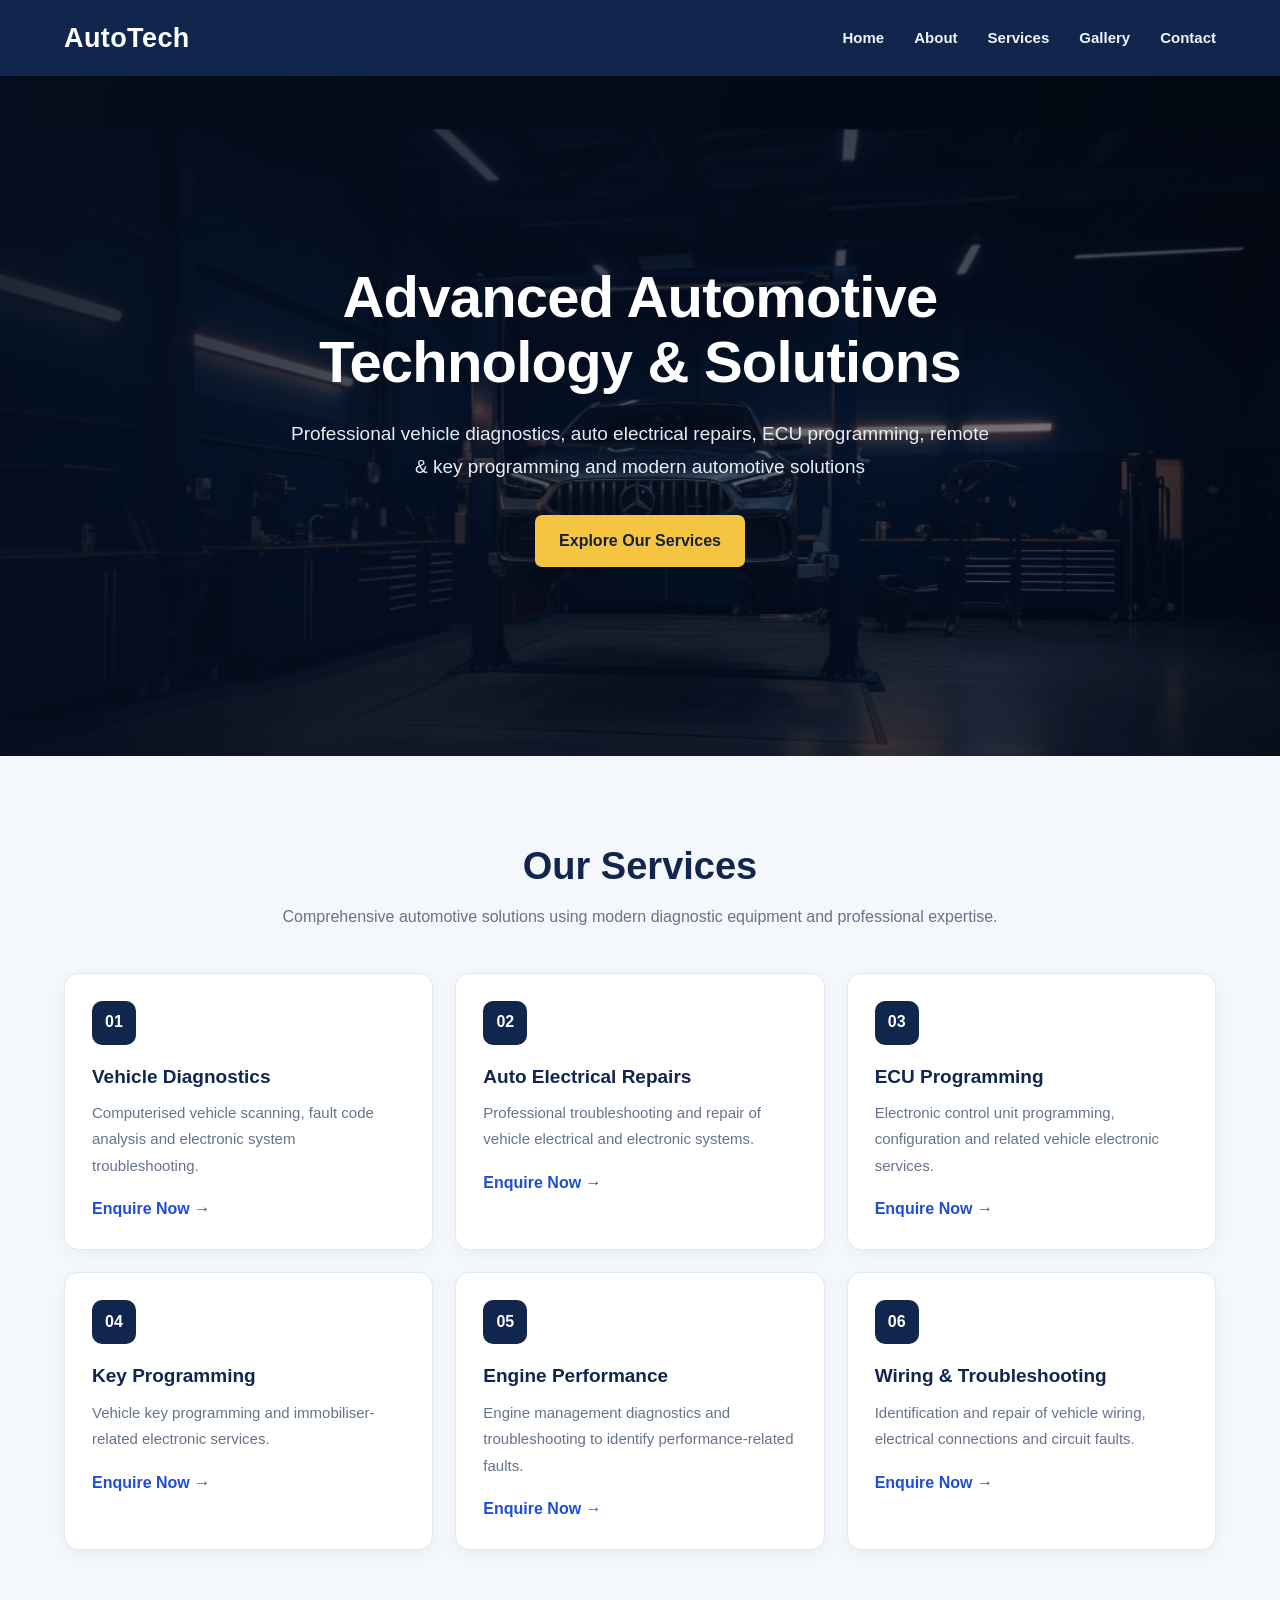
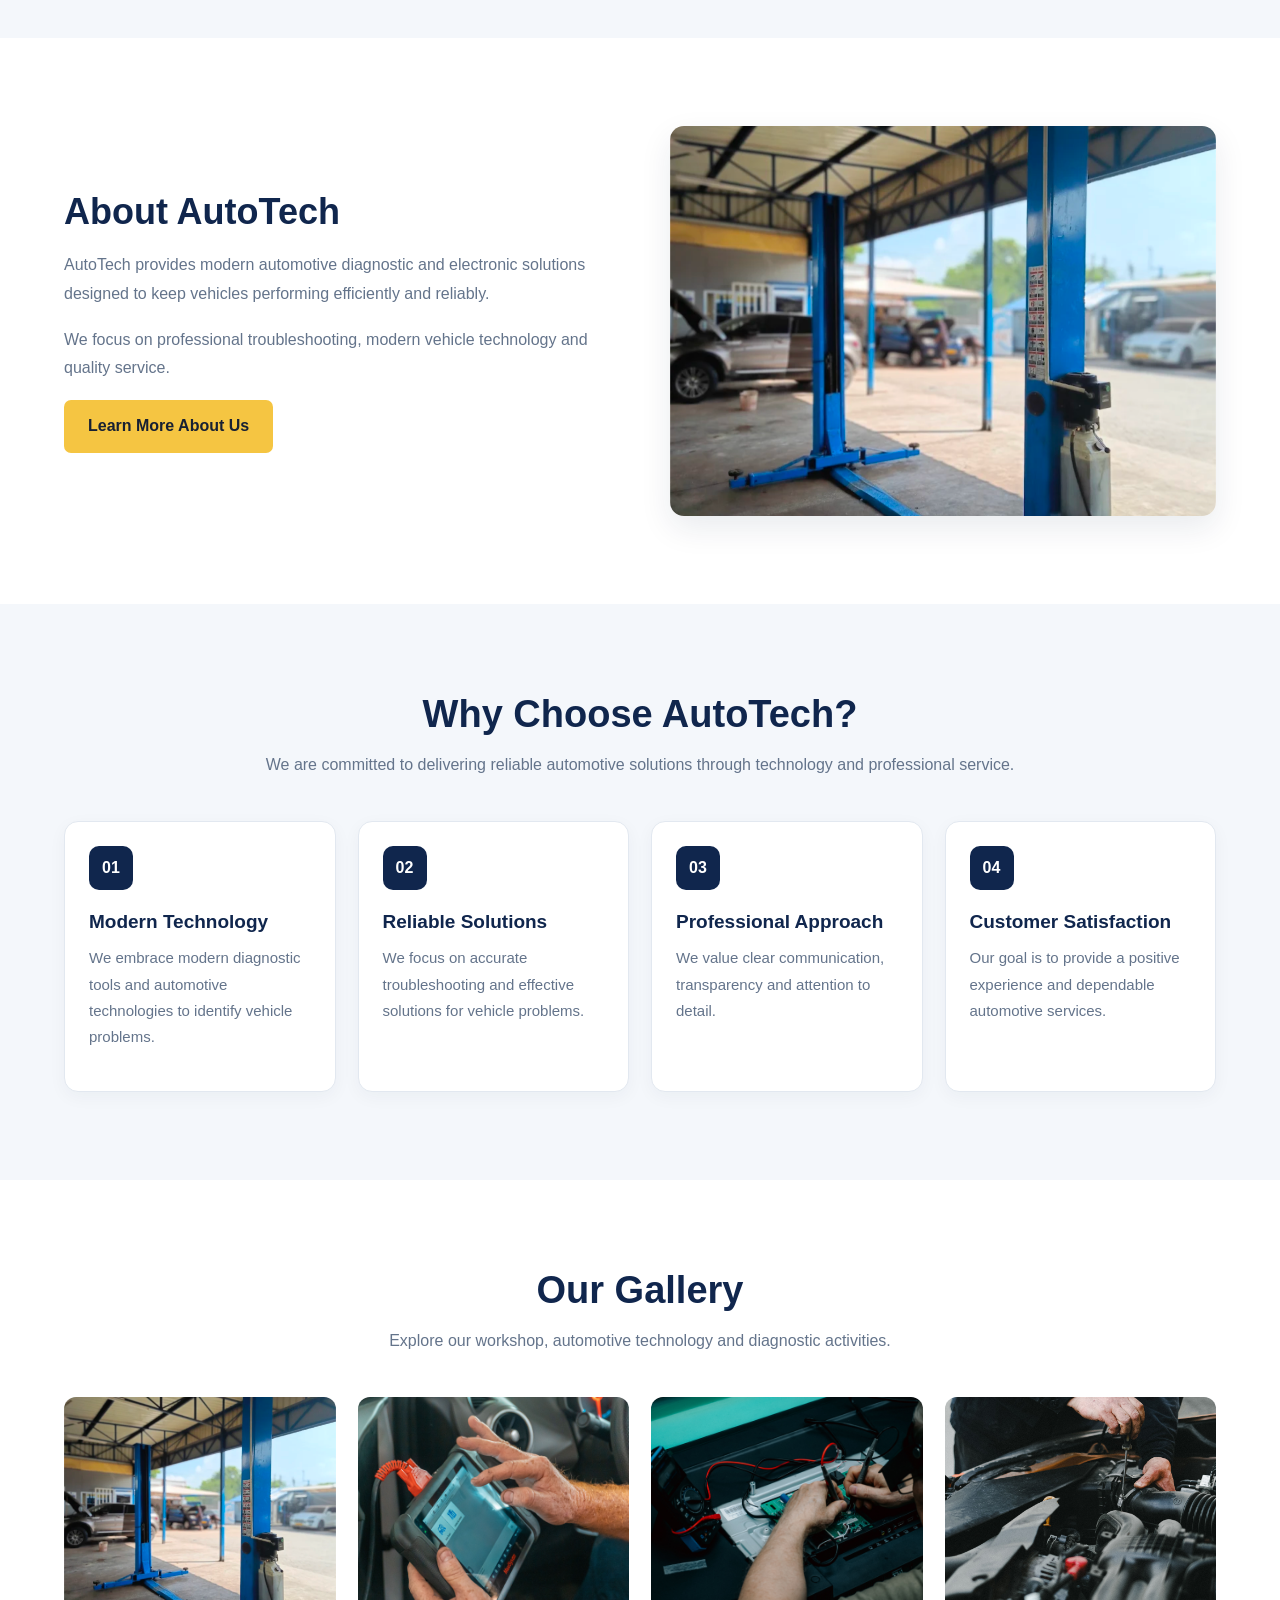
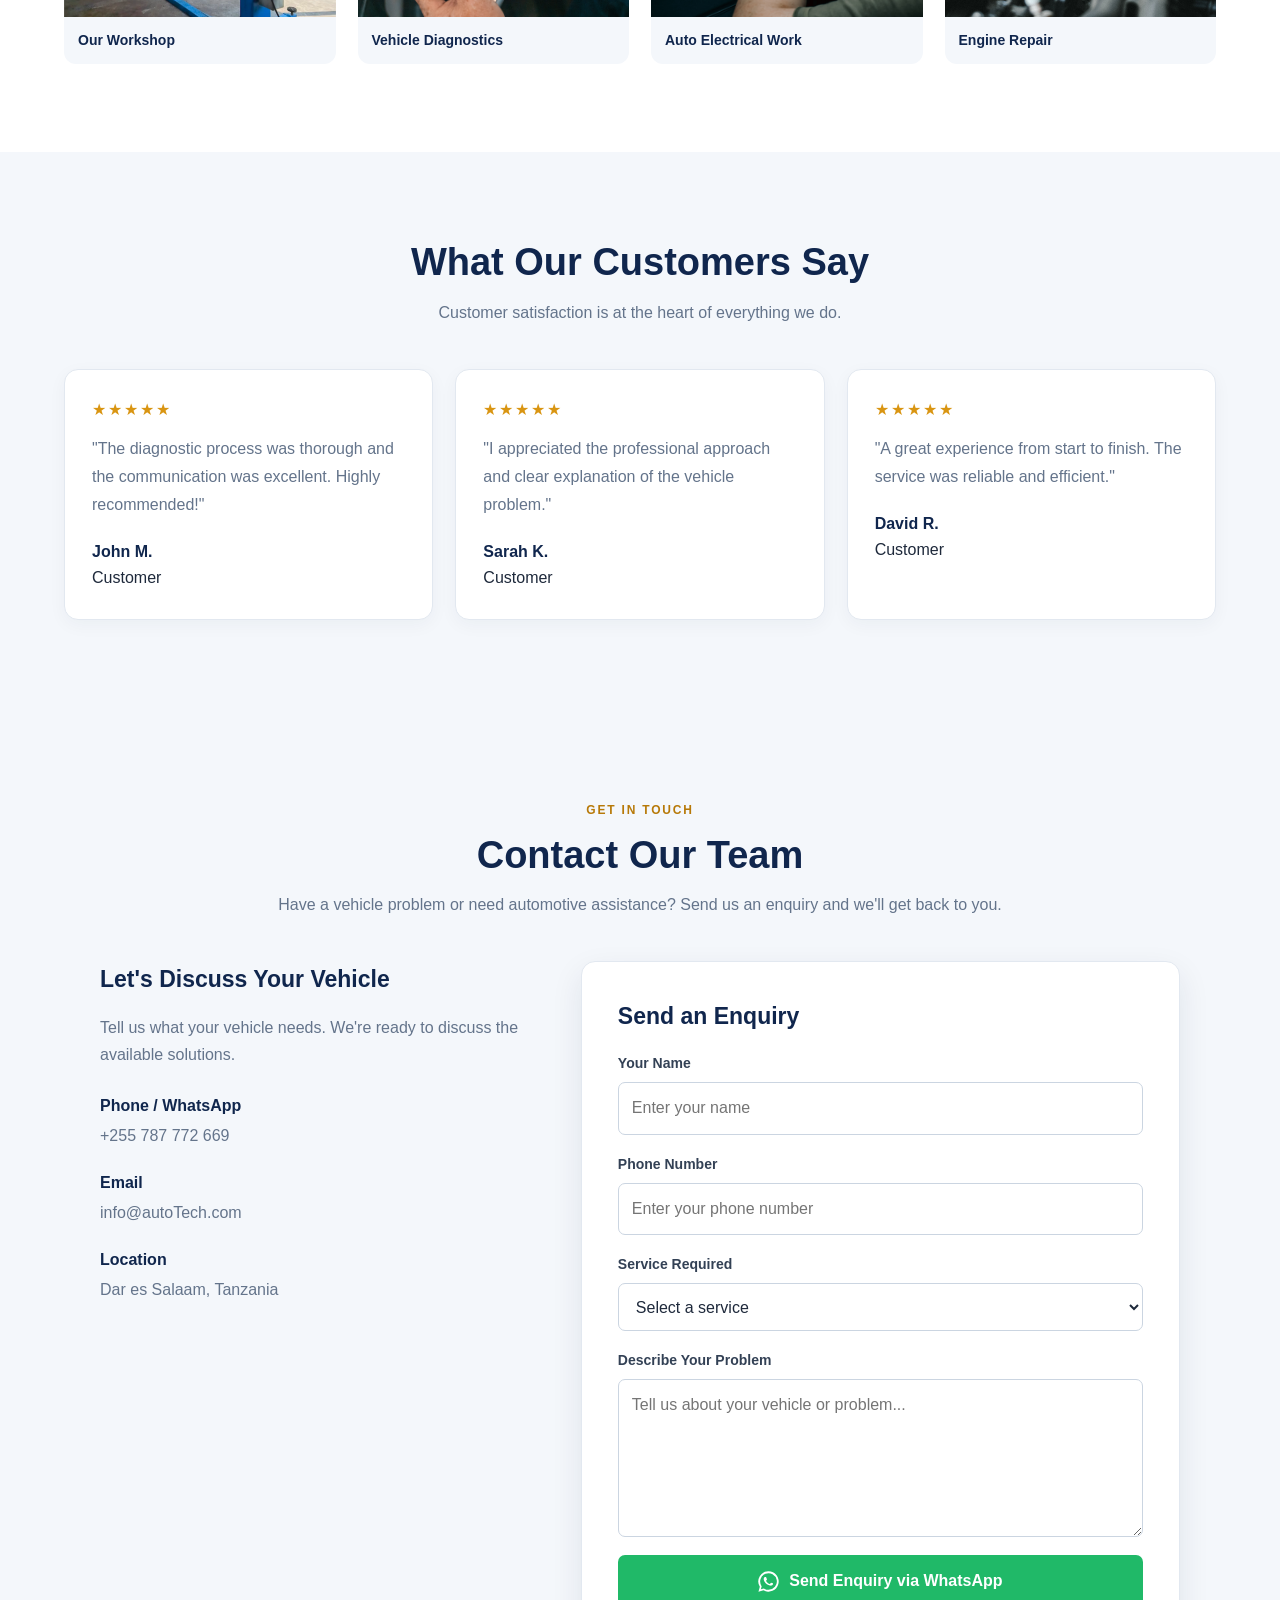
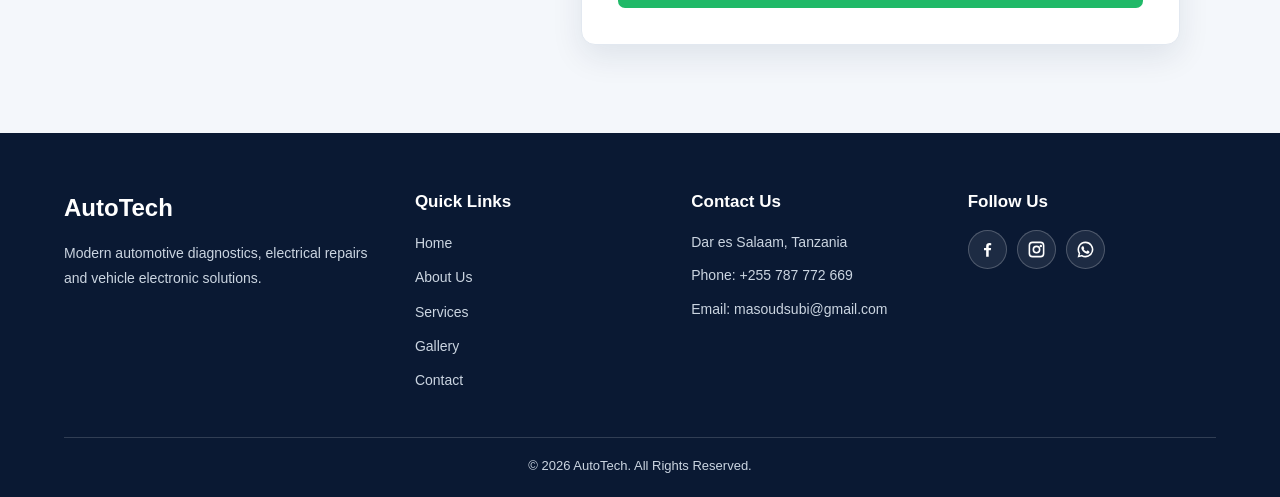
<file: index.html>
<!DOCTYPE html>
<html lang="en">

<head>
    <!-- Defines character encoding to support different characters -->
    <meta charset="UTF-8">

<!-- Makes the website responsive on mobile devices -->
<meta name="viewport" content="width=device-width, initial-scale=1.0">

<!-- Describes the website to search engines -->
<meta name="description" content="AutoTech provides automotive diagnostics, auto electrical repairs, ECU programming, key programming and engine performance services in Dar es Salaam, Tanzania.">

<!-- Browser tab title -->
<title>AutoTech | Automotive Diagnostics & Electrical Services</title>

    <!-- Connects our external CSS file to this HTML document -->
    <link rel="stylesheet" href="css/style.css">
</head>

<body>

    <!-- Website header contains branding and navigation -->
    <header>

        <nav class="navbar">

            <!-- Business identity -->
            <div class="logo">AutoTech</div>

            <!-- Mobile navigation toggle button -->
<button class="menu-toggle" type="button" aria-label="Open navigation" aria-expanded="false">
    <!--Three lines forming the hamburger icon-->
    <span></span>
    <span></span>
    <span></span>
</button>

            <!-- Navigation links connect different website pages -->
            <ul class="nav-links">
                <li><a href="index.html">Home</a></li>
                <li><a href="about.html">About</a></li>
                <li><a href="services.html">Services</a></li>
                <li><a href="index.html#gallery">Gallery</a></li>
                <li><a href="index.html#contact">Contact</a></li>
            </ul>

        </nav>

    </header>


    <!-- Main contains the primary content of the homepage -->
    <main>

        <!-- Hero section introduces the business to visitors(first major section visitors see) -->
        <section class="hero">

            <!-- Container keeps introductory contents organized-->
            <div class="hero-content">

                <!-- Main business heading communicates the busness identity-->
                <h1>Advanced Automotive Technology & Solutions</h1>

                <!-- Brief description explain what the busness offers-->
                <p>
                    Professional vehicle diagnostics, auto
                    electrical repairs, ECU programming, remote & key programming and modern automotive solutions
                </p>

                <!-- Call-to-action encourages visitors to explore services -->
                <a href="services.html" class="btn">
                    Explore Our Services
                </a>

            </div>

        </section>

        <!-- Services section: Displays the main services offered by the business -->
<section class="services-section" id="services">

    <!-- Section heading introduces the available services -->
    <div class="section-heading">
        <h2>Our Services</h2>

        <p>
            Comprehensive automotive solutions using modern
            diagnostic equipment and professional expertise.
        </p>
    </div>


    <!-- Grid container holds all individual service cards -->
    <div class="services-grid">

        <!-- Individual service card 1 -->
        <article class="service-card">

            <div class="service-icon">01</div>

            <h3>Vehicle Diagnostics</h3>

            <p>
                Computerised vehicle scanning, fault code analysis
                and electronic system troubleshooting.
            </p>

            <a href="index.html#contact" class="service-link">
                Enquire Now →
            </a>

        </article>


        <!-- Individual service card 2 -->
        <article class="service-card">

            <div class="service-icon">02</div>

            <h3>Auto Electrical Repairs</h3>

            <p>
                Professional troubleshooting and repair of vehicle
                electrical and electronic systems.
            </p>

            <a href="index.html#contact" class="service-link">
                Enquire Now →
            </a>

        </article>


        <!-- Individual service card 3 -->
        <article class="service-card">

            <div class="service-icon">03</div>

            <h3>ECU Programming</h3>

            <p>
                Electronic control unit programming, configuration
                and related vehicle electronic services.
            </p>

            <a href="index.html#contact" class="service-link">
                Enquire Now →
            </a>

        </article>


        <!-- Individual service card 4 -->
        <article class="service-card">

            <div class="service-icon">04</div>

            <h3>Key Programming</h3>

            <p>
                Vehicle key programming and immobiliser-related
                electronic services.
            </p>

            <a href="index.html#contact" class="service-link">
                Enquire Now →
            </a>

        </article>


        <!-- Individual service card 5 -->
        <article class="service-card">

            <div class="service-icon">05</div>

            <h3>Engine Performance</h3>

            <p>
                Engine management diagnostics and troubleshooting
                to identify performance-related faults.
            </p>

            <a href="index.html#contact" class="service-link">
                Enquire Now →
            </a>

        </article>


        <!-- Individual service card 6 -->
        <article class="service-card">

            <div class="service-icon">06</div>

            <h3>Wiring & Troubleshooting</h3>

            <p>
                Identification and repair of vehicle wiring,
                electrical connections and circuit faults.
            </p>

            <a href="index.html#contact" class="service-link">
                Enquire Now →
            </a>

        </article>

    </div>

</section>

<!-- About Us preview section -->
<section class="about-section" id="about">

    <div class="about-content">

        <div class="about-text">
            <h2>About AutoTech</h2>

            <p>
                AutoTech provides modern automotive diagnostic
                and electronic solutions designed to keep vehicles
                performing efficiently and reliably.
            </p>

            <p>
                We focus on professional troubleshooting,
                modern vehicle technology and quality service.
            </p>

            <!-- Opens the full About Us page -->
            <a href="about.html" class="btn">Learn More About Us</a>
        </div>

        <div class="about-image">
            <!-- Replace this image with a suitable workshop photo later -->
            <img src="images/workshop.jpg" alt="Automotive workshop
            equipped for vehicle repairs">
        </div>

    </div>

</section>

<!-- Why Choose Us section -->
<section class="why-us-section">

    <div class="section-heading">
        <h2>Why Choose AutoTech?</h2>
        <p>
            We are committed to delivering reliable automotive
            solutions through technology and professional service.
        </p>
    </div>

    <div class="why-us-grid">

        <article class="why-us-card">
            <div class="why-icon">01</div>
            <h3>Modern Technology</h3>
            <p>
                We embrace modern diagnostic tools and automotive
                technologies to identify vehicle problems.
            </p>
        </article>

        <article class="why-us-card">
            <div class="why-icon">02</div>
            <h3>Reliable Solutions</h3>
            <p>
                We focus on accurate troubleshooting and
                effective solutions for vehicle problems.
            </p>
        </article>

        <article class="why-us-card">
            <div class="why-icon">03</div>
            <h3>Professional Approach</h3>
            <p>
                We value clear communication, transparency
                and attention to detail.
            </p>
        </article>

        <article class="why-us-card">
            <div class="why-icon">04</div>
            <h3>Customer Satisfaction</h3>
            <p>
                Our goal is to provide a positive experience
                and dependable automotive services.
            </p>
        </article>

    </div>

</section>

<!-- Gallery section -->
<section class="gallery-section" id="gallery">

    <div class="section-heading">
        <h2>Our Gallery</h2>
        <p>
            Explore our workshop, automotive technology
            and diagnostic activities.
        </p>
    </div>

    <div class="gallery-grid">

        <!-- Each figure contains an image and its caption -->
        <figure class="gallery-item">
            <img src="images/workshop.jpg" alt="Automotive workshop
            equipped for vehicle repairs">
            <figcaption>Our Workshop</figcaption>
        </figure>

        <figure class="gallery-item">
            <img src="images/diagnostics.jpg" alt="Technician performing 
            vehicle diagnostics">
            <figcaption>Vehicle Diagnostics</figcaption>
        </figure>

        <figure class="gallery-item">
            <img src="images/auto-electrical.jpg" alt="Automotive electrical 
            system inspection">
            <figcaption>Auto Electrical Work</figcaption>
        </figure>

        <figure class="gallery-item">
            <img src="images/engine-repair.jpg" alt="Engine undergoing 
            mechanical inspection">
            <figcaption>Engine Repair</figcaption>
        </figure>

    </div>

</section>

<!-- Customer testimonials section -->
<section class="testimonials-section">

    <div class="section-heading">
        <h2>What Our Customers Say</h2>
        <p>
            Customer satisfaction is at the heart of everything we do.
        </p>
    </div>

    <div class="testimonials-grid">

        <article class="testimonial-card">
            <div class="stars">★★★★★</div>

            <p>
                "The diagnostic process was thorough and
                the communication was excellent. Highly recommended!"
            </p>

            <h3>John M.</h3>
            <span>Customer</span>
        </article>

        <article class="testimonial-card">
            <div class="stars">★★★★★</div>

            <p>
                "I appreciated the professional approach
                and clear explanation of the vehicle problem."
            </p>

            <h3>Sarah K.</h3>
            <span>Customer</span>
        </article>

        <article class="testimonial-card">
            <div class="stars">★★★★★</div>

            <p>
                "A great experience from start to finish.
                The service was reliable and efficient."
            </p>

            <h3>David R.</h3>
            <span>Customer</span>
        </article>

    </div>

</section>

<!-- CONTACT SECTION -->
<section class="contact-section" id="contact">

    <div class="section-heading">
        <span class="eyebrow">GET IN TOUCH</span>
        <h2>Contact Our Team</h2>
        <p>
            Have a vehicle problem or need automotive assistance?
            Send us an enquiry and we'll get back to you.
        </p>
    </div>

    <div class="contact-container">

        <!-- Contact information -->
        <div class="contact-info">

            <h3>Let's Discuss Your Vehicle</h3>

            <p>
                Tell us what your vehicle needs.
                We're ready to discuss the available solutions.
            </p>

            <div class="contact-detail">
                <strong>Phone / WhatsApp</strong>
                <a href="https://wa.me/255787772669">
                    +255 787 772 669
                </a>
            </div>

            <div class="contact-detail">
                <strong>Email</strong>
                <a href="mailto:masoudsubi@gmail.com">
                    info@autoTech.com
                </a>
            </div>

            <div class="contact-detail">
                <strong>Location</strong>
                <p>Dar es Salaam, Tanzania</p>
            </div>

        </div>


        <!-- Customer enquiry form -->
        <div class="contact-form-container">

            <h3>Send an Enquiry</h3>

            <form id="contact-form">

                <div class="form-group">
                    <label for="customer-name">Your Name</label>
                    <input
                        type="text"
                        id="customer-name"
                        name="name"
                        placeholder="Enter your name"
                        autocomplete="name"
                        required
                        >
                </div>

                <div class="form-group">
                    <label for="customer-phone">Phone Number</label>
                    <input
                        type="tel"
                        id="customer-phone"
                        name="phone"
                        placeholder="Enter your phone number"
                        autocomplete="tel"
                        required>
                </div>

                <div class="form-group">
                    <label for="service">Service Required</label>

                    <select id="service" name="service" required>
                        <option value="">Select a service</option>
                        <option>Vehicle Diagnostics</option>
                        <option>Auto Electrical Repairs</option>
                        <option>ECU Programming</option>
                        <option>Key Programming</option>
                        <option>Engine Performance Diagnosis</option>
                        <option>Diesel Emission Diagnosis</option>
                        <option>Other Enquiry</option>
                    </select>
                </div>

                <div class="form-group">
                    <label for="customer-message">Describe Your Problem</label>

                    <textarea
                        id="customer-message"
                        name="message"
                        rows="5"
                        placeholder="Tell us about your vehicle or problem..."
                        required></textarea>
                </div>

                <button type="submit" class="btn contact-submit">

    <!-- WhatsApp SVG icon -->
    <svg viewBox="0 0 32 32" aria-hidden="true">
        <path d="M16 .5A15.4 15.4 0 0 0 2.8 24L.7 31.5l7.7-2A15.5 15.5 0 1 0 16 .5Zm0 28.2a12.7 12.7 0 0 1-6.5-1.8l-.5-.3-4.6 1.2 1.2-4.5-.3-.5A12.7 12.7 0 1 1 16 28.7Zm7-9.5c-.4-.2-2.2-1.1-2.6-1.2-.4-.1-.6-.2-.9.2-.3.4-1 1.2-1.2 1.4-.2.2-.4.3-.8.1a10.3 10.3 0 0 1-3-1.9 11.4 11.4 0 0 1-2.1-2.6c-.2-.4 0-.6.2-.8l.6-.7.4-.6c.1-.2.1-.4 0-.6l-1.2-2.8c-.3-.7-.6-.6-.9-.6h-.7c-.3 0-.6.1-.9.4-.3.3-1.2 1.2-1.2 3s1.2 3.4 1.4 3.7c.2.2 2.4 3.7 5.8 5.2.8.4 1.5.6 2 .7.8.3 1.6.2 2.2.1.7-.1 2.2-.9 2.5-1.8.3-.9.3-1.6.2-1.8-.1-.1-.4-.3-.8-.5Z"/>
    </svg>

    <span>Send Enquiry via WhatsApp</span>

</button>


            </form>

        </div>

    </div>

</section>


    </main>


    <!-- Website footer -->
<footer class="footer">

    <div class="footer-container">

        <!-- Business description -->
        <div class="footer-about">
            <h2>AutoTech</h2>
            <p>
                Modern automotive diagnostics, electrical repairs
                and vehicle electronic solutions.
            </p>
        </div>

        <!-- Quick navigation -->
        <div class="footer-links">
            <h3>Quick Links</h3>

            <ul>
                <li><a href="index.html">Home</a></li>
                <li><a href="about.html">About Us</a></li>
                <li><a href="services.html">Services</a></li>
                <li><a href="#gallery">Gallery</a></li>
                <li><a href="#contact">Contact</a></li>
            </ul>
        </div>

        <!-- Contact details -->
        <div class="footer-contact">
            <h3>Contact Us</h3>
            <p>Dar es Salaam, Tanzania</p>
            <p>Phone: +255 787 772 669</p>
            <p>Email: masoudsubi@gmail.com</p>
        </div>

        <div class="footer-column footer-social-column">
            <h3>Follow Us</h3>
            <div class="social-links">

        <!-- Facebook -->
        <a href="https://www.facebook.com/profile.php?id=61590164615397"
   target="_blank"
   rel="noopener noreferrer"
   aria-label="Facebook">

            <svg viewBox="0 0 24 24" aria-hidden="true">
                <path d="M13.5 21v-8h2.7l.4-3h-3.1V8.1c0-.9.3-1.5 1.6-1.5h1.6V4a21 21 0 0 0-2.4-.1c-2.4 0-4 1.5-4 4.1V10H7.6v3h2.7v8z"/>
            </svg>
        </a>

        <!-- Instagram -->
        <a href="https://www.instagram.com/masoudsubi/"
   target="_blank"
   rel="noopener noreferrer"
   aria-label="Instagram">

            <svg viewBox="0 0 24 24" aria-hidden="true">
                <path d="M7 2h10a5 5 0 0 1 5 5v10a5 5 0 0 1-5 5H7a5 5 0 0 1-5-5V7a5 5 0 0 1 5-5zm0 2a3 3 0 0 0-3 3v10a3 3 0 0 0 3 3h10a3 3 0 0 0 3-3V7a3 3 0 0 0-3-3zm5 3a5 5 0 1 1 0 10 5 5 0 0 1 0-10zm0 2a3 3 0 1 0 0 6 3 3 0 0 0 0-6zm5.5-3a1.5 1.5 0 1 1 0 3 1.5 1.5 0 0 1 0-3z"/>
            </svg>
        </a>

        <!-- WhatsApp -->
        <a href="https://wa.me/255787772669" target="_blank" rel="noopener noreferrer" aria-label="WhatsApp">
            <svg viewBox="0 0 24 24" aria-hidden="true">
                <path d="M12 2a10 10 0 0 0-8.6 15.1L2 22l5-1.3A10 10 0 1 0 12 2zm0 18a8 8 0 0 1-4.1-1.1l-.3-.2-3 .8.8-2.9-.2-.3A8 8 0 1 1 12 20zm4.4-5.9c-.2-.1-1.4-.7-1.7-.8-.2-.1-.4-.1-.5.1-.2.2-.6.8-.8.9-.1.2-.3.2-.5.1a6.5 6.5 0 0 1-3.2-2.8c-.2-.3.2-.4.6-1 .1-.1.1-.3 0-.4l-.8-1.9c-.2-.5-.4-.4-.6-.4h-.5c-.2 0-.4.1-.7.3-.2.3-.9.9-.9 2.1s.9 2.4 1 2.6c.1.2 1.8 2.8 4.4 3.8 1.6.7 2.2.7 3 .6.5-.1 1.4-.6 1.6-1.2.2-.6.2-1.1.1-1.2-.1-.2-.3-.2-.5-.3z"/>
            </svg>
        </a>

    
            </div>
        </div>

    </div>

    <!-- Copyright information -->
    <div class="footer-bottom">
        <p>&copy; 2026 AutoTech. All Rights Reserved.</p>
    </div>

</footer>



    <!-- Loads JavaScript after the HTML has been parsed -->
    <script src="js/script.js"></script>

</body>
</html>
</file>
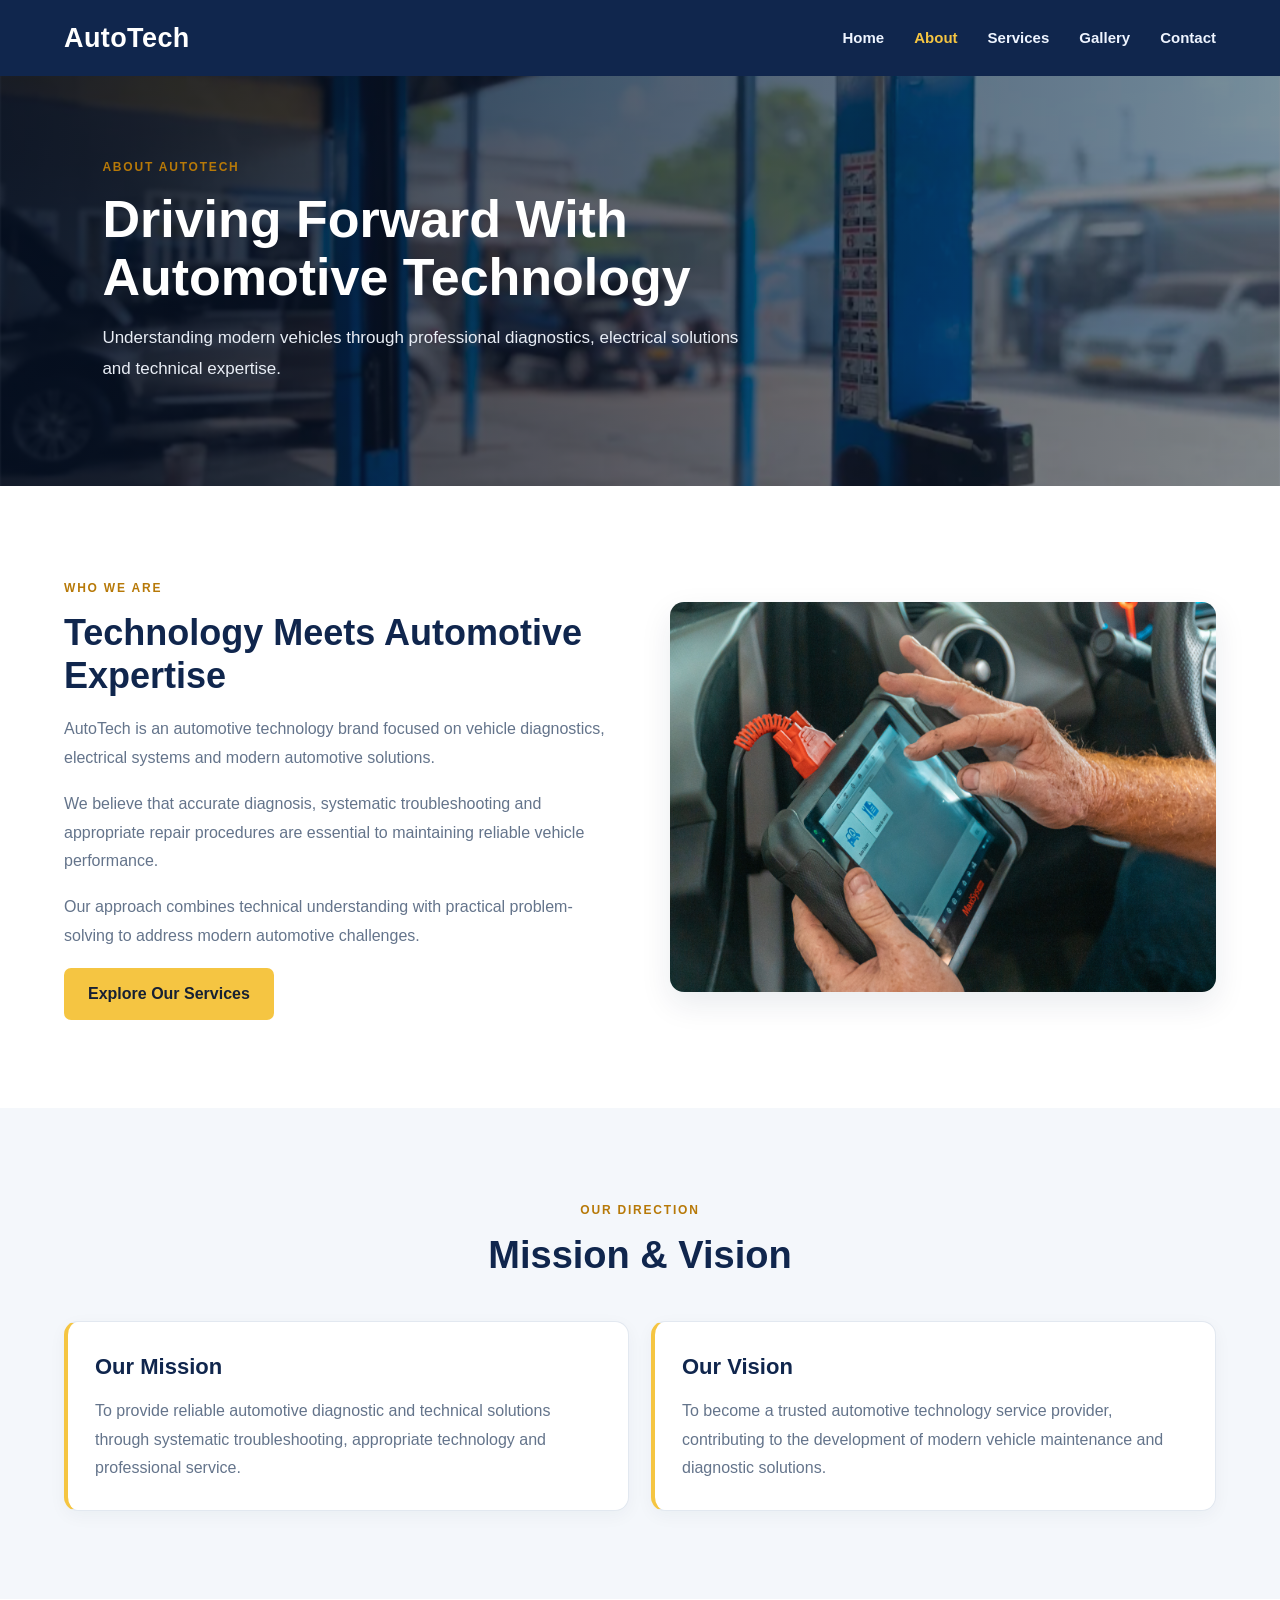
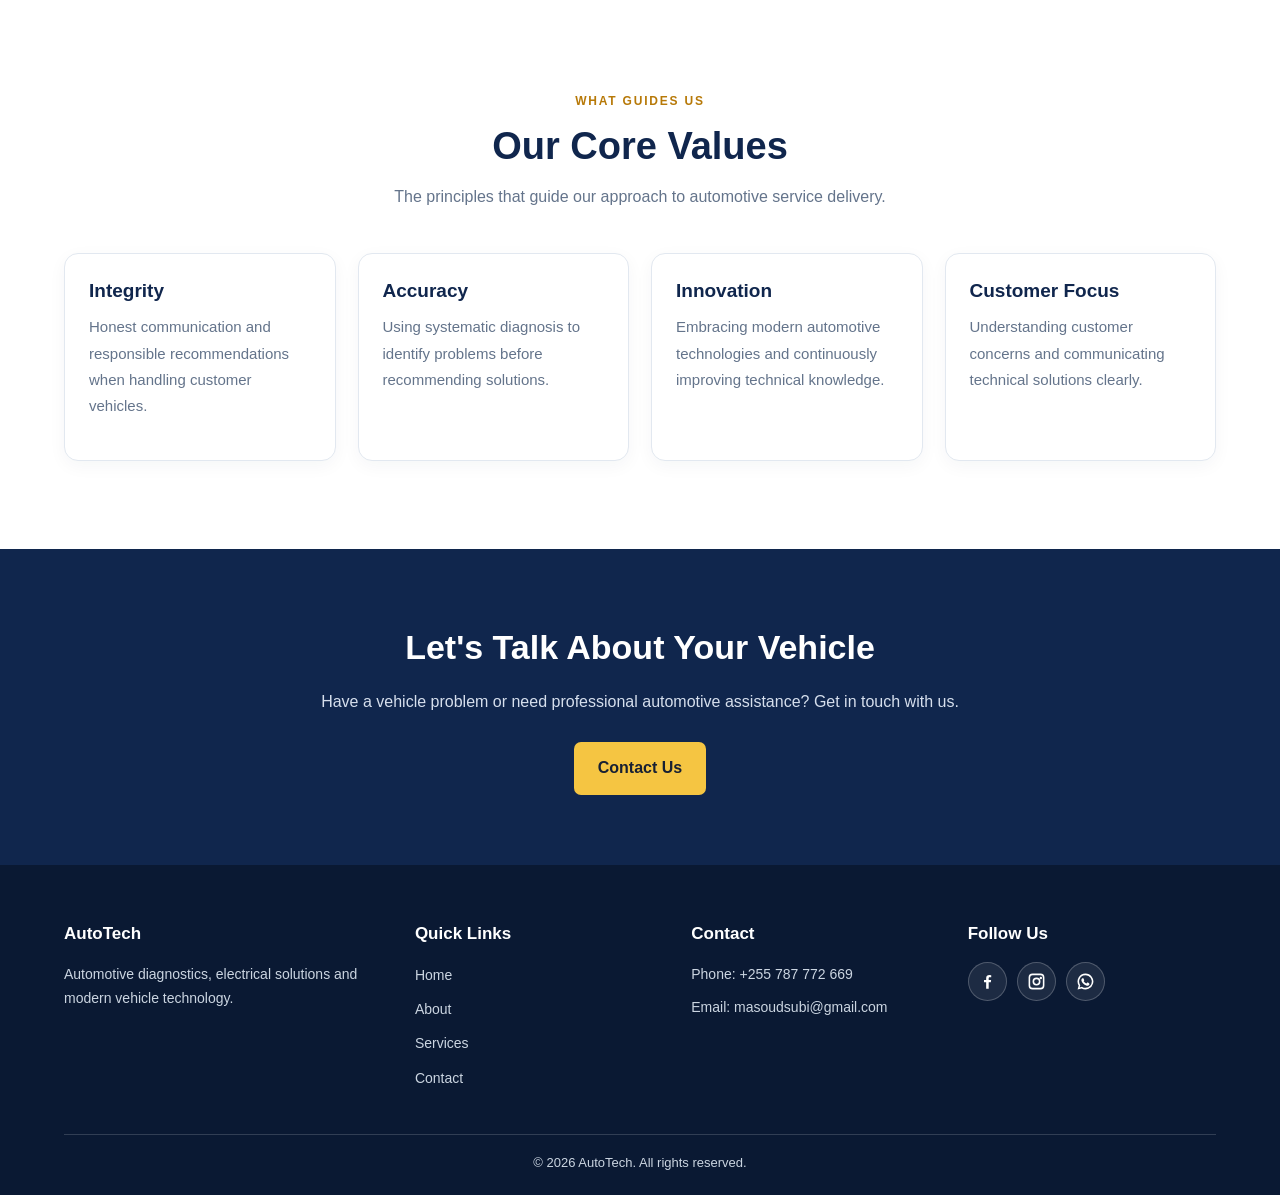
<file: about.html>
<!DOCTYPE html>
<html lang="en">

<head>
    <meta charset="UTF-8">
<meta name="viewport" content="width=device-width, initial-scale=1.0">

<meta name="description" content="Learn about AutoTech, our automotive expertise, mission and commitment to reliable vehicle diagnostics and electrical services in Tanzania.">

<title>About Us | AutoTech Tanzania</title>

    <link rel="stylesheet" href="css/style.css">
</head>

<body>

    <!-- HEADER -->
    <header>
        <nav class="navbar">

            <div class="logo">AutoTech</div>

            <button class="menu-toggle"
                    type="button"
                    aria-label="Open navigation"
                    aria-expanded="false">
                <span></span>
                <span></span>
                <span></span>
            </button>

            <ul class="nav-links">
                <li><a href="index.html">Home</a></li>
                <li><a href="about.html" class="active-page">About</a></li>
                <li><a href="services.html">Services</a></li>
                <li><a href="index.html#gallery">Gallery</a></li>
                <li><a href="index.html#contact">Contact</a></li>
            </ul>

        </nav>
    </header>


    <main>

        <!-- ABOUT HERO -->
        <section class="about-hero">

            <div class="about-hero-content">

                <span class="eyebrow">ABOUT AUTOTECH</span>

                <h1>Driving Forward With Automotive Technology</h1>

                <p>
                    Understanding modern vehicles through
                    professional diagnostics, electrical
                    solutions and technical expertise.
                </p>

            </div>

        </section>


        <!-- COMPANY INTRODUCTION -->
        <section class="about-story-section">

            <div class="about-story-content">

                <div class="about-story-text">

                    <span class="eyebrow">WHO WE ARE</span>

                    <h2>Technology Meets Automotive Expertise</h2>

                    <p>
                        AutoTech is an automotive technology
                        brand focused on vehicle diagnostics,
                        electrical systems and modern automotive
                        solutions.
                    </p>

                    <p>
                        We believe that accurate diagnosis,
                        systematic troubleshooting and
                        appropriate repair procedures are
                        essential to maintaining reliable
                        vehicle performance.
                    </p>

                    <p>
                        Our approach combines technical
                        understanding with practical
                        problem-solving to address modern
                        automotive challenges.
                    </p>

                    <a href="services.html" class="btn">
                        Explore Our Services
                    </a>

                </div>

                <div class="about-story-image">

                    <img src="images/diagnostics.jpg"
                         alt="Technician performing 
            vehicle diagnostics">

                </div>

            </div>

        </section>


        <!-- MISSION AND VISION -->
        <section class="mission-section">

            <div class="section-heading">

                <span class="eyebrow">OUR DIRECTION</span>

                <h2>Mission & Vision</h2>

            </div>

            <div class="mission-grid">

                <article class="mission-card">

                    <h3>Our Mission</h3>

                    <p>
                        To provide reliable automotive
                        diagnostic and technical solutions
                        through systematic troubleshooting,
                        appropriate technology and
                        professional service.
                    </p>

                </article>


                <article class="mission-card">

                    <h3>Our Vision</h3>

                    <p>
                        To become a trusted automotive
                        technology service provider,
                        contributing to the development
                        of modern vehicle maintenance
                        and diagnostic solutions.
                    </p>

                </article>

            </div>

        </section>


        <!-- CORE VALUES -->
        <section class="values-section">

            <div class="section-heading">

                <span class="eyebrow">WHAT GUIDES US</span>

                <h2>Our Core Values</h2>

                <p>
                    The principles that guide our approach
                    to automotive service delivery.
                </p>

            </div>


            <div class="values-grid">

                <article class="value-card">
                    <h3>Integrity</h3>
                    <p>
                        Honest communication and responsible
                        recommendations when handling
                        customer vehicles.
                    </p>
                </article>

                <article class="value-card">
                    <h3>Accuracy</h3>
                    <p>
                        Using systematic diagnosis to
                        identify problems before
                        recommending solutions.
                    </p>
                </article>

                <article class="value-card">
                    <h3>Innovation</h3>
                    <p>
                        Embracing modern automotive
                        technologies and continuously
                        improving technical knowledge.
                    </p>
                </article>

                <article class="value-card">
                    <h3>Customer Focus</h3>
                    <p>
                        Understanding customer concerns
                        and communicating technical
                        solutions clearly.
                    </p>
                </article>

            </div>

        </section>


        <!-- CALL TO ACTION -->
        <section class="about-cta">

            <h2>Let's Talk About Your Vehicle</h2>

            <p>
                Have a vehicle problem or need professional
                automotive assistance? Get in touch with us.
            </p>

            <a href="index.html#contact" class="btn">
                Contact Us
            </a>

        </section>

    </main>


    <!-- FOOTER -->
    <footer class="footer">

        <div class="footer-container">

            <div class="footer-column">
                <h3>AutoTech</h3>

                <p>
                    Automotive diagnostics, electrical
                    solutions and modern vehicle technology.
                </p>
            </div>


            <div class="footer-column">
                <h3>Quick Links</h3>

                <ul>
                    <li><a href="index.html">Home</a></li>
                    <li><a href="about.html">About</a></li>
                    <li><a href="services.html">Services</a></li>
                    <li><a href="index.html#contact">Contact</a></li>
                </ul>
            </div>


            <div class="footer-column">
                <h3>Contact</h3>

                <p>Phone: +255 787 772 669</p>
                <p>Email: masoudsubi@gmail.com</p>
            </div>

        <div class="footer-column footer-social-column">
            <h3>Follow Us</h3>
            <div class="social-links">

        <!-- Facebook -->
        <a href="https://www.facebook.com/profile.php?id=61590164615397"
   target="_blank"
   rel="noopener noreferrer"
   aria-label="Facebook">

            <svg viewBox="0 0 24 24" aria-hidden="true">
                <path d="M13.5 21v-8h2.7l.4-3h-3.1V8.1c0-.9.3-1.5 1.6-1.5h1.6V4a21 21 0 0 0-2.4-.1c-2.4 0-4 1.5-4 4.1V10H7.6v3h2.7v8z"/>
            </svg>
        </a>

        <!-- Instagram -->
        <a href="https://www.instagram.com/masoudsubi/"
   target="_blank"
   rel="noopener noreferrer"
   aria-label="Instagram">

            <svg viewBox="0 0 24 24" aria-hidden="true">
                <path d="M7 2h10a5 5 0 0 1 5 5v10a5 5 0 0 1-5 5H7a5 5 0 0 1-5-5V7a5 5 0 0 1 5-5zm0 2a3 3 0 0 0-3 3v10a3 3 0 0 0 3 3h10a3 3 0 0 0 3-3V7a3 3 0 0 0-3-3zm5 3a5 5 0 1 1 0 10 5 5 0 0 1 0-10zm0 2a3 3 0 1 0 0 6 3 3 0 0 0 0-6zm5.5-3a1.5 1.5 0 1 1 0 3 1.5 1.5 0 0 1 0-3z"/>
            </svg>
        </a>

        <!-- WhatsApp -->
        <a href="https://wa.me/255787772669" target="_blank" rel="noopener noreferrer" aria-label="WhatsApp">
            <svg viewBox="0 0 24 24" aria-hidden="true">
                <path d="M12 2a10 10 0 0 0-8.6 15.1L2 22l5-1.3A10 10 0 1 0 12 2zm0 18a8 8 0 0 1-4.1-1.1l-.3-.2-3 .8.8-2.9-.2-.3A8 8 0 1 1 12 20zm4.4-5.9c-.2-.1-1.4-.7-1.7-.8-.2-.1-.4-.1-.5.1-.2.2-.6.8-.8.9-.1.2-.3.2-.5.1a6.5 6.5 0 0 1-3.2-2.8c-.2-.3.2-.4.6-1 .1-.1.1-.3 0-.4l-.8-1.9c-.2-.5-.4-.4-.6-.4h-.5c-.2 0-.4.1-.7.3-.2.3-.9.9-.9 2.1s.9 2.4 1 2.6c.1.2 1.8 2.8 4.4 3.8 1.6.7 2.2.7 3 .6.5-.1 1.4-.6 1.6-1.2.2-.6.2-1.1.1-1.2-.1-.2-.3-.2-.5-.3z"/>
            </svg>
        </a>

    
            </div>
        </div>

        </div>

        <div class="footer-bottom">
            <p>&copy; 2026 AutoTech. All rights reserved.</p>
        </div>

</footer>


    <script src="js/script.js"></script>

</body>
</html>
</file>
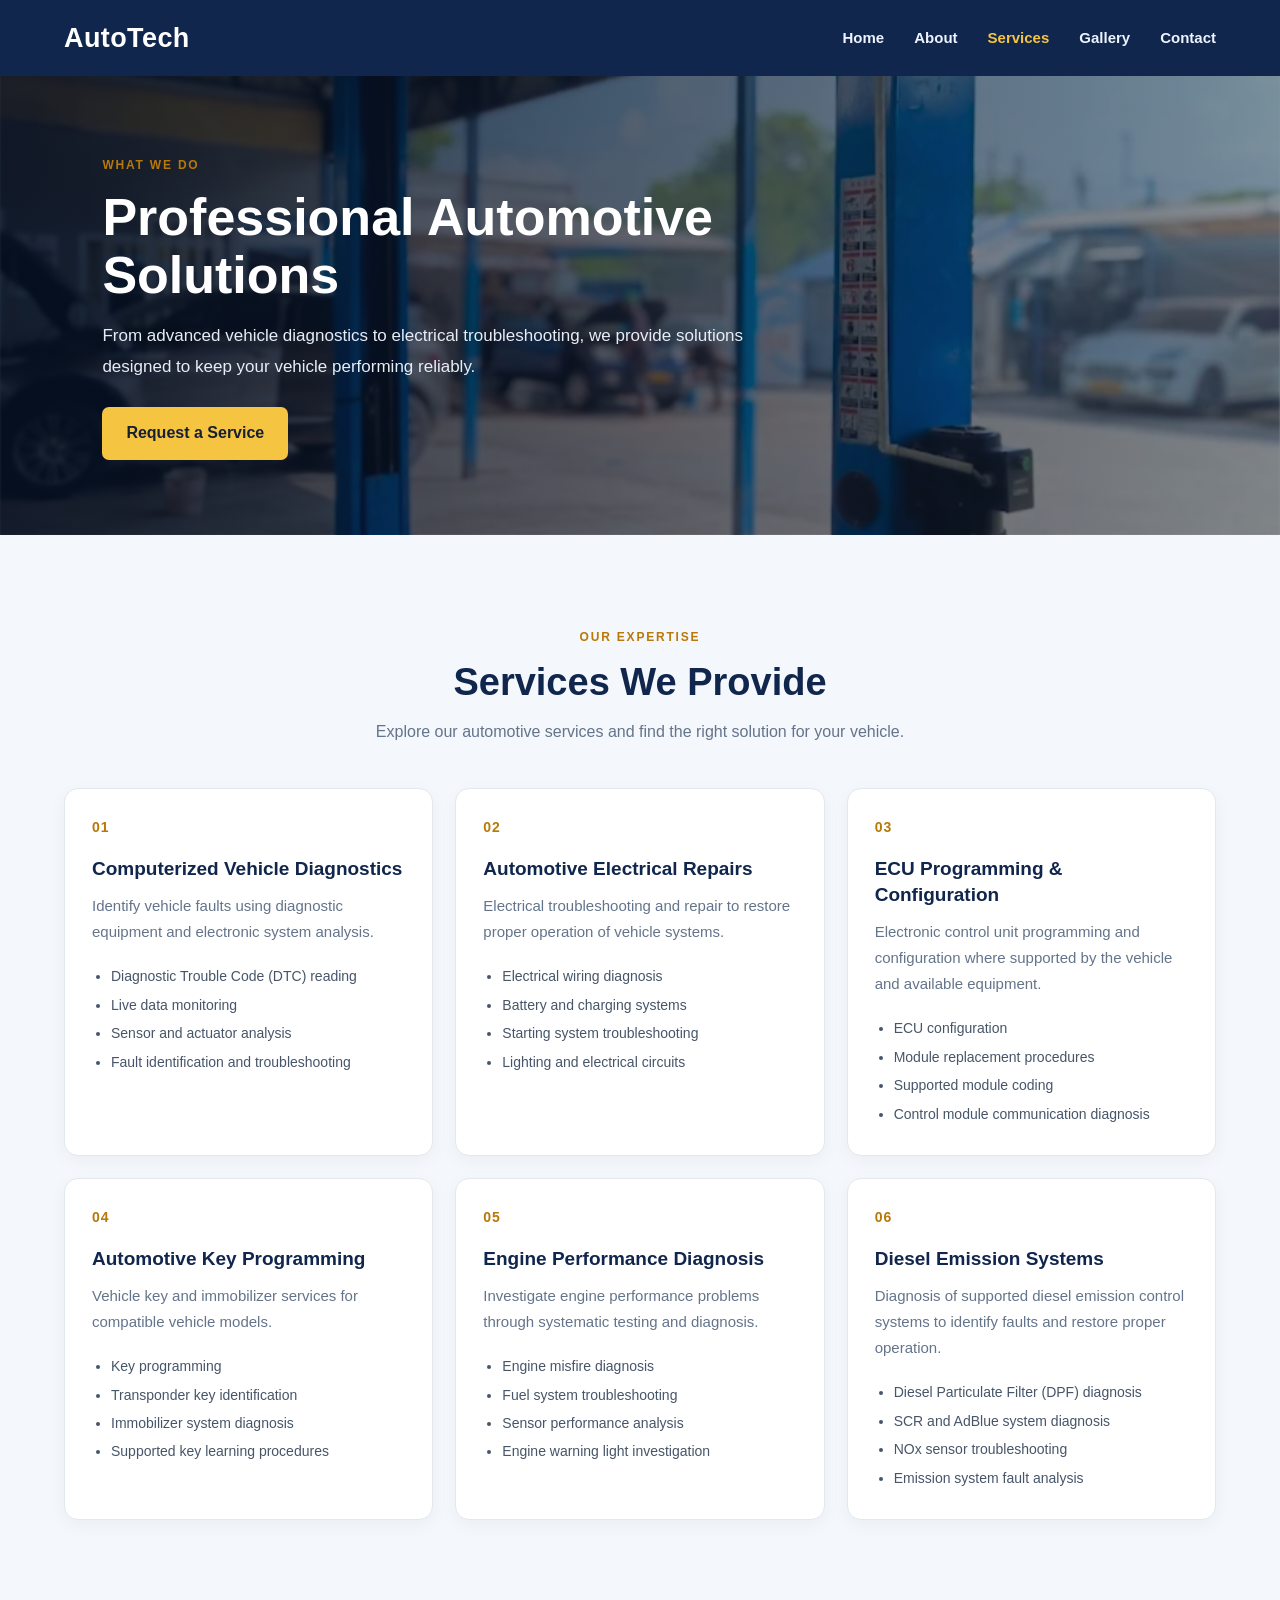
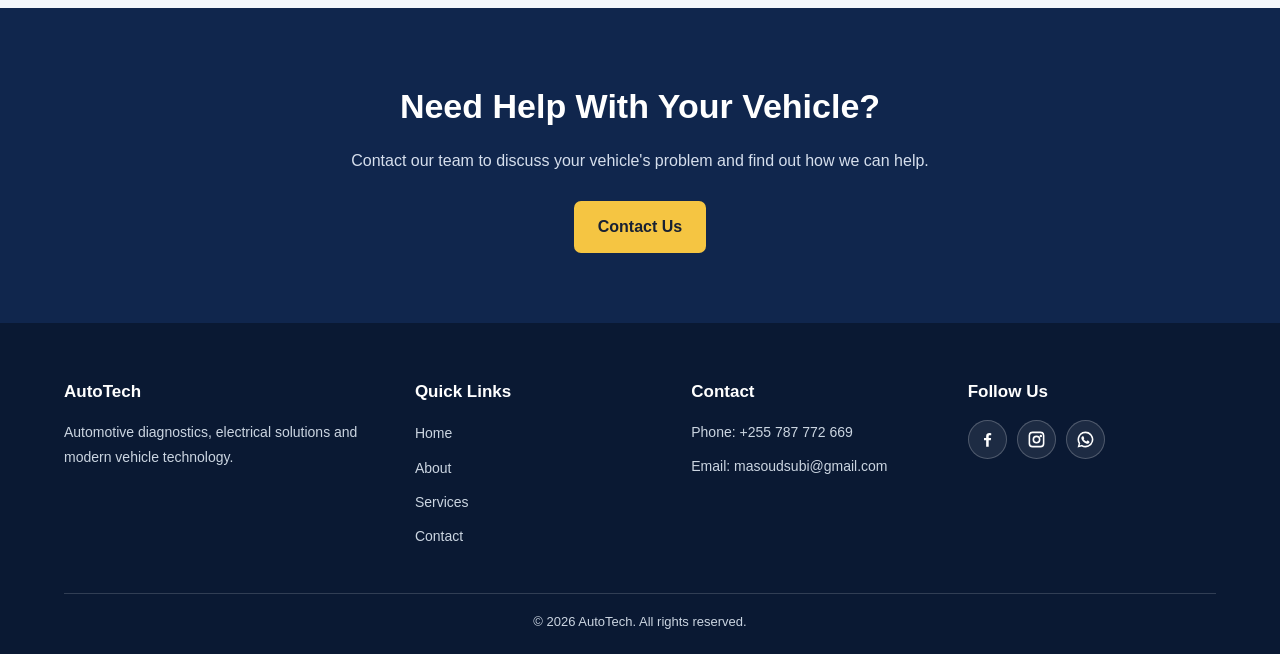
<file: services.html>
<!DOCTYPE html>
<html lang="en">

<head>
    <meta charset="UTF-8">
<meta name="viewport" content="width=device-width, initial-scale=1.0">

<meta name="description" content="Explore AutoTech automotive services including vehicle diagnostics, electrical repairs, ECU programming, key programming and diesel emission diagnosis.">

<title>Automotive Services | AutoTech Tanzania</title>


    <!-- Connect the shared website stylesheet -->
    <link rel="stylesheet" href="css/style.css">
</head>

<body>

    <!-- ================= HEADER ================= -->
    <header>
        <nav class="navbar">

            <div class="logo">AutoTech</div>

            <button class="menu-toggle"
                    type="button"
                    aria-label="Open navigation"
                    aria-expanded="false">
                <span></span>
                <span></span>
                <span></span>
            </button>

            <ul class="nav-links">
                <li><a href="index.html">Home</a></li>
                <li><a href="about.html">About</a></li>
                <li><a href="services.html" class="active-page">Services</a></li>
                <li><a href="index.html#gallery">Gallery</a></li>
                <li><a href="index.html#contact">Contact</a></li>
            </ul>

        </nav>
    </header>


    <!-- ================= PAGE HERO ================= -->
    <main>

        <section class="services-hero">

            <div class="services-hero-content">

                <span class="eyebrow">WHAT WE DO</span>

                <h1>Professional Automotive Solutions</h1>

                <p>
                    From advanced vehicle diagnostics to electrical
                    troubleshooting, we provide solutions designed
                    to keep your vehicle performing reliably.
                </p>

                <a href="index.html#contact" class="btn">
                    Request a Service
                </a>

            </div>

        </section>


        <!-- ================= SERVICES ================= -->
        <section class="services-detail-section">

            <div class="section-heading">

                <span class="eyebrow">OUR EXPERTISE</span>

                <h2>Services We Provide</h2>

                <p>
                    Explore our automotive services and find the
                    right solution for your vehicle.
                </p>

            </div>


            <div class="services-detail-grid">


                <!-- Service 1 -->
                <article class="service-detail-card">

                    <div class="service-number">01</div>

                    <h3>Computerized Vehicle Diagnostics</h3>

                    <p>
                        Identify vehicle faults using diagnostic
                        equipment and electronic system analysis.
                    </p>

                    <ul>
                        <li>Diagnostic Trouble Code (DTC) reading</li>
                        <li>Live data monitoring</li>
                        <li>Sensor and actuator analysis</li>
                        <li>Fault identification and troubleshooting</li>
                    </ul>

                </article>


                <!-- Service 2 -->
                <article class="service-detail-card">

                    <div class="service-number">02</div>

                    <h3>Automotive Electrical Repairs</h3>

                    <p>
                        Electrical troubleshooting and repair
                        to restore proper operation of vehicle systems.
                    </p>

                    <ul>
                        <li>Electrical wiring diagnosis</li>
                        <li>Battery and charging systems</li>
                        <li>Starting system troubleshooting</li>
                        <li>Lighting and electrical circuits</li>
                    </ul>

                </article>


                <!-- Service 3 -->
                <article class="service-detail-card">

                    <div class="service-number">03</div>

                    <h3>ECU Programming & Configuration</h3>

                    <p>
                        Electronic control unit programming and
                        configuration where supported by the vehicle
                        and available equipment.
                    </p>

                    <ul>
                        <li>ECU configuration</li>
                        <li>Module replacement procedures</li>
                        <li>Supported module coding</li>
                        <li>Control module communication diagnosis</li>
                    </ul>

                </article>


                <!-- Service 4 -->
                <article class="service-detail-card">

                    <div class="service-number">04</div>

                    <h3>Automotive Key Programming</h3>

                    <p>
                        Vehicle key and immobilizer services for
                        compatible vehicle models.
                    </p>

                    <ul>
                        <li>Key programming</li>
                        <li>Transponder key identification</li>
                        <li>Immobilizer system diagnosis</li>
                        <li>Supported key learning procedures</li>
                    </ul>

                </article>


                <!-- Service 5 -->
                <article class="service-detail-card">

                    <div class="service-number">05</div>

                    <h3>Engine Performance Diagnosis</h3>

                    <p>
                        Investigate engine performance problems
                        through systematic testing and diagnosis.
                    </p>

                    <ul>
                        <li>Engine misfire diagnosis</li>
                        <li>Fuel system troubleshooting</li>
                        <li>Sensor performance analysis</li>
                        <li>Engine warning light investigation</li>
                    </ul>

                </article>


                <!-- Service 6 -->
                <article class="service-detail-card">

                    <div class="service-number">06</div>

                    <h3>Diesel Emission Systems</h3>

                    <p>
                        Diagnosis of supported diesel emission
                        control systems to identify faults and
                        restore proper operation.
                    </p>

                    <ul>
                        <li>Diesel Particulate Filter (DPF) diagnosis</li>
                        <li>SCR and AdBlue system diagnosis</li>
                        <li>NOx sensor troubleshooting</li>
                        <li>Emission system fault analysis</li>
                    </ul>

                </article>

            </div>

        </section>


        <!-- ================= CALL TO ACTION ================= -->
        <section class="services-cta">

            <div class="services-cta-content">

                <h2>Need Help With Your Vehicle?</h2>

                <p>
                    Contact our team to discuss your vehicle's
                    problem and find out how we can help.
                </p>

                <a href="index.html#contact" class="btn">
                    Contact Us
                </a>

            </div>

        </section>

    </main>


    <!-- ================= FOOTER ================= -->
    <footer class="footer">

        <div class="footer-container">

            <div class="footer-column">

                <h3>AutoTech</h3>

                <p>
                    Automotive diagnostics, electrical solutions
                    and modern vehicle technology.
                </p>

            </div>


            <div class="footer-column">

                <h3>Quick Links</h3>

                <ul>
                    <li><a href="index.html">Home</a></li>
                    <li><a href="about.html">About</a></li>
                    <li><a href="services.html">Services</a></li>
                    <li><a href="index.html#contact">Contact</a></li>
                </ul>

            </div>


            <div class="footer-column">

                <h3>Contact</h3>

                <p>Phone: +255 787 772 669</p>
                <p>Email: masoudsubi@gmail.com</p>

            </div>

        <div class="footer-column footer-social-column">
            <h3>Follow Us</h3>
            <div class="social-links">

        <!-- Facebook -->
        <a href="https://www.facebook.com/profile.php?id=61590164615397"
   target="_blank"
   rel="noopener noreferrer"
   aria-label="Facebook">

            <svg viewBox="0 0 24 24" aria-hidden="true">
                <path d="M13.5 21v-8h2.7l.4-3h-3.1V8.1c0-.9.3-1.5 1.6-1.5h1.6V4a21 21 0 0 0-2.4-.1c-2.4 0-4 1.5-4 4.1V10H7.6v3h2.7v8z"/>
            </svg>
        </a>

        <!-- Instagram -->
        <a href="https://www.instagram.com/masoudsubi/"
   target="_blank"
   rel="noopener noreferrer"
   aria-label="Instagram">

            <svg viewBox="0 0 24 24" aria-hidden="true">
                <path d="M7 2h10a5 5 0 0 1 5 5v10a5 5 0 0 1-5 5H7a5 5 0 0 1-5-5V7a5 5 0 0 1 5-5zm0 2a3 3 0 0 0-3 3v10a3 3 0 0 0 3 3h10a3 3 0 0 0 3-3V7a3 3 0 0 0-3-3zm5 3a5 5 0 1 1 0 10 5 5 0 0 1 0-10zm0 2a3 3 0 1 0 0 6 3 3 0 0 0 0-6zm5.5-3a1.5 1.5 0 1 1 0 3 1.5 1.5 0 0 1 0-3z"/>
            </svg>
        </a>

        <!-- WhatsApp -->
        <a href="https://wa.me/255787772669" target="_blank" rel="noopener noreferrer" aria-label="WhatsApp">
            <svg viewBox="0 0 24 24" aria-hidden="true">
                <path d="M12 2a10 10 0 0 0-8.6 15.1L2 22l5-1.3A10 10 0 1 0 12 2zm0 18a8 8 0 0 1-4.1-1.1l-.3-.2-3 .8.8-2.9-.2-.3A8 8 0 1 1 12 20zm4.4-5.9c-.2-.1-1.4-.7-1.7-.8-.2-.1-.4-.1-.5.1-.2.2-.6.8-.8.9-.1.2-.3.2-.5.1a6.5 6.5 0 0 1-3.2-2.8c-.2-.3.2-.4.6-1 .1-.1.1-.3 0-.4l-.8-1.9c-.2-.5-.4-.4-.6-.4h-.5c-.2 0-.4.1-.7.3-.2.3-.9.9-.9 2.1s.9 2.4 1 2.6c.1.2 1.8 2.8 4.4 3.8 1.6.7 2.2.7 3 .6.5-.1 1.4-.6 1.6-1.2.2-.6.2-1.1.1-1.2-.1-.2-.3-.2-.5-.3z"/>
            </svg>
        </a>

    
            </div>
        </div>

        </div>

        <div class="footer-bottom">
            <p>&copy; 2026 AutoTech. All rights reserved.</p>
        </div>

</footer>


    <!-- Reuse the same mobile navigation JavaScript -->
    <script src="js/script.js"></script>

</body>
</html>
</file>
<file: css/style.css>
/* AutoTech shared stylesheet
   Mobile-first layout: comfortable spacing and readable type on Android phones. */
:root {
  --navy: #10264d;
  --navy-dark: #0a1933;
  --yellow: #f5c542;
  --ink: #1e293b;
  --muted: #64748b;
  --surface: #f4f7fb;
  --white: #fff;
  --green: #20b968;
  --border: #e2e8f0;
  --shadow: 0 12px 32px rgba(15, 35, 65, .09);
  --radius: 14px;
  --content: 1160px;
}
* { box-sizing: border-box; margin: 0; padding: 0; }
html { scroll-behavior: smooth; scroll-padding-top: 88px; }
body {
  font-family: Arial, Helvetica, sans-serif;
  color: var(--ink);
  background: var(--white);
  line-height: 1.65;
  -webkit-font-smoothing: antialiased;
}
img { display: block; max-width: 100%; }
a { color: inherit; }
button, input, select, textarea { font: inherit; }
:focus-visible { outline: 3px solid var(--yellow); outline-offset: 3px; }
header { position: relative; z-index: 20; }
.navbar {
  min-height: 76px; padding: 14px clamp(18px, 5vw, 64px);
  display: flex; align-items: center; justify-content: space-between; gap: 24px;
  color: var(--white); background: var(--navy);
}
.logo { color: var(--white); font-size: 27px; font-weight: 800; letter-spacing: .4px; }
.nav-links { list-style: none; display: flex; align-items: center; gap: clamp(16px, 2.4vw, 30px); }
.nav-links a { color: #eef4ff; text-decoration: none; font-size: 15px; font-weight: 600; transition: color .2s ease; }
.nav-links a:hover, .nav-links a.active-page { color: var(--yellow); }
.menu-toggle {
  display: none; width: 44px; height: 42px; padding: 10px;
  border: 1px solid rgba(255,255,255,.28); border-radius: 8px;
  background: transparent; cursor: pointer;
}
.menu-toggle span { display: block; height: 2px; width: 100%; margin: 4px 0; background: white; border-radius: 2px; }
.hero, .about-hero, .services-hero {
  position: relative; display: flex; align-items: center; color: white;
  background-position: center; background-size: cover; background-repeat: no-repeat;
}
.hero {
  min-height: min(680px, calc(100svh - 76px)); justify-content: center; text-align: center;
  padding: 84px 22px;
  background-image: linear-gradient(100deg, rgba(5,16,35,.83), rgba(5,16,35,.48)), url("../images/car.jpg");
}
.hero-content { width: min(850px, 100%); margin: auto; }
.hero h1 { max-width: 850px; margin: 0 auto 22px; font-size: clamp(34px, 5.2vw, 58px); line-height: 1.12; letter-spacing: -.8px; }
.hero p { max-width: 700px; margin: 0 auto 32px; color: #e8edf5; font-size: clamp(16px, 2vw, 19px); line-height: 1.75; }
.btn {
  display: inline-flex; justify-content: center; align-items: center; gap: 8px;
  min-height: 48px; padding: 13px 24px; border: 0; border-radius: 7px;
  background: var(--yellow); color: #172033; text-decoration: none;
  font-weight: 700; transition: transform .2s ease, background .2s ease, box-shadow .2s ease;
}
.btn:hover { background: #ffd85d; transform: translateY(-2px); box-shadow: 0 8px 20px rgba(0,0,0,.15); }
section { scroll-margin-top: 78px; }
.services-section, .about-section, .why-us-section, .gallery-section,
.testimonials-section, .contact-section, .services-detail-section,
.about-story-section, .mission-section, .values-section {
  padding: clamp(58px, 7vw, 88px) clamp(18px, 5vw, 64px);
}
.services-section, .why-us-section, .testimonials-section, .services-detail-section, .mission-section { background: var(--surface); }
.section-heading { max-width: 760px; margin: 0 auto 42px; text-align: center; }
.section-heading h2 { color: var(--navy); font-size: clamp(27px, 3.4vw, 38px); line-height: 1.2; margin-bottom: 13px; }
.section-heading p { color: var(--muted); font-size: 16px; line-height: 1.75; }
.eyebrow { display: inline-block; margin-bottom: 12px; color: #b77908; font-size: 12px; font-weight: 800; letter-spacing: 1.8px; text-transform: uppercase; }
.services-grid, .why-us-grid, .gallery-grid, .testimonials-grid, .services-detail-grid,
.mission-grid, .values-grid {
  width: min(var(--content), 100%); margin: 0 auto; display: grid; gap: 22px;
}
.services-grid { grid-template-columns: repeat(3, minmax(0, 1fr)); }
.service-card, .why-us-card, .testimonial-card, .service-detail-card, .mission-card, .value-card {
  min-width: 0; padding: 27px; background: white; border: 1px solid var(--border);
  border-radius: var(--radius); box-shadow: 0 5px 18px rgba(15,35,65,.045);
}
.service-icon, .why-icon {
  display: grid; place-items: center; width: 44px; height: 44px; margin-bottom: 19px;
  border-radius: 10px; color: white; background: var(--navy); font-weight: 800;
}
.service-card h3, .why-us-card h3, .service-detail-card h3, .value-card h3 {
  margin-bottom: 11px; color: var(--navy); font-size: 19px; line-height: 1.35;
}
.service-card p, .why-us-card p, .service-detail-card p, .value-card p { margin-bottom: 17px; color: var(--muted); font-size: 15px; line-height: 1.75; }
.service-link { color: #1d4ed8; text-decoration: none; font-weight: 700; }
.service-link:hover { color: #b77908; }
.why-us-grid { grid-template-columns: repeat(4, minmax(0, 1fr)); }
.why-us-card { padding: 24px; }
.why-us-card:hover, .service-card:hover, .service-detail-card:hover { transform: translateY(-4px); box-shadow: var(--shadow); }
.service-card, .service-detail-card, .why-us-card { transition: transform .22s ease, box-shadow .22s ease; }
.about-section { background: white; }
.about-content, .about-story-content {
  width: min(var(--content), 100%); margin: auto; display: grid;
  grid-template-columns: 1fr 1fr; gap: clamp(28px, 5vw, 60px); align-items: center;
}
.about-text h2, .about-story-text h2 { margin-bottom: 18px; color: var(--navy); font-size: clamp(27px, 3.2vw, 36px); line-height: 1.2; }
.about-text p, .about-story-text p { margin-bottom: 17px; color: var(--muted); line-height: 1.8; }
.about-image img, .about-story-image img { width: 100%; height: 390px; object-fit: cover; border-radius: var(--radius); box-shadow: var(--shadow); }
.gallery-grid { grid-template-columns: repeat(4, minmax(0, 1fr)); }
.gallery-item { overflow: hidden; border-radius: 12px; background: var(--surface); }
.gallery-item img { width: 100%; height: 220px; object-fit: cover; transition: transform .35s ease; }
.gallery-item:hover img { transform: scale(1.045); }
.gallery-item figcaption { padding: 12px 14px; color: var(--navy); font-size: 14px; font-weight: 700; }
.testimonials-grid { grid-template-columns: repeat(3, minmax(0, 1fr)); }
.testimonial-card p { margin: 12px 0 20px; color: var(--muted); line-height: 1.75; }
.testimonial-card h3 { color: var(--navy); font-size: 16px; }
.stars { color: #d99512; letter-spacing: 2px; }
.contact-section { background: var(--surface); }
.contact-container { width: min(1080px, 100%); margin: 0 auto; display: grid; grid-template-columns: .85fr 1.15fr; gap: 38px; align-items: start; }
.contact-info h3, .contact-form-container h3 { margin-bottom: 16px; color: var(--navy); font-size: 23px; }
.contact-info > p { margin-bottom: 25px; color: var(--muted); }
.contact-detail { margin: 20px 0; }
.contact-detail strong { display: block; margin-bottom: 4px; color: var(--navy); }
.contact-detail p, .contact-detail a { color: var(--muted); text-decoration: none; overflow-wrap: anywhere; }
.contact-detail a:hover { color: #1d4ed8; }
.contact-form-container { padding: clamp(22px, 4vw, 36px); background: white; border: 1px solid var(--border); border-radius: var(--radius); box-shadow: var(--shadow); }
.form-group { margin-bottom: 18px; }
.form-group label { display: block; margin-bottom: 7px; color: #334155; font-size: 14px; font-weight: 700; }
.form-group input, .form-group select, .form-group textarea {
  display: block; width: 100%; min-height: 48px; padding: 12px 13px;
  color: var(--ink); background: white; border: 1px solid #cbd5e1; border-radius: 7px;
}
.form-group textarea { min-height: 125px; resize: vertical; }
.form-group input:focus, .form-group select:focus, .form-group textarea:focus { outline: none; border-color: #2563eb; box-shadow: 0 0 0 3px rgba(37,99,235,.12); }
.contact-submit { display: flex; width: 100%; min-height: 50px; align-items: center; justify-content: center; gap: 10px; padding: 13px 20px; border: 0; border-radius: 7px; background: var(--green); color: white; font-weight: 700; cursor: pointer; }
.contact-submit:hover { background: #159653; }
.contact-submit svg { width: 21px; height: 21px; fill: currentColor; }
.services-hero, .about-hero { min-height: 410px; padding: 75px clamp(20px, 8vw, 110px); background-image: linear-gradient(90deg, rgba(5,16,35,.85), rgba(5,16,35,.45)), url("../images/workshop.jpg"); }
.services-hero-content, .about-hero-content { width: min(760px, 100%); }
.services-hero h1, .about-hero h1 { margin-bottom: 17px; font-size: clamp(34px, 5vw, 52px); line-height: 1.12; }
.services-hero p, .about-hero p { max-width: 660px; margin-bottom: 25px; color: #e8edf5; font-size: 17px; line-height: 1.8; }
.services-detail-grid { grid-template-columns: repeat(3, minmax(0, 1fr)); margin-top: 0; }
.service-number { margin-bottom: 17px; color: #b77908; font-size: 14px; font-weight: 800; letter-spacing: 1px; }
.service-detail-card ul { padding-left: 19px; color: #475569; }
.service-detail-card li { padding: 3px 0; font-size: 14px; line-height: 1.6; }
.services-cta, .about-cta { padding: 70px 20px; background: var(--navy); color: white; text-align: center; }
.services-cta-content { width: min(700px, 100%); margin: auto; }
.services-cta h2, .about-cta h2 { margin-bottom: 13px; font-size: clamp(26px, 3vw, 34px); }
.services-cta p, .about-cta p { max-width: 680px; margin: 0 auto 25px; color: #d6dfed; line-height: 1.8; }
.mission-grid { grid-template-columns: repeat(2, minmax(0, 1fr)); }
.mission-card { border-left: 4px solid var(--yellow); }
.mission-card h3 { margin-bottom: 12px; color: var(--navy); font-size: 22px; }
.mission-card p { color: var(--muted); line-height: 1.8; }
.values-grid { grid-template-columns: repeat(4, minmax(0, 1fr)); }
.value-card { padding: 24px; }
.footer { padding: 55px clamp(18px, 5vw, 64px) 20px; color: white; background: var(--navy-dark); }
.footer-container { width: min(var(--content), 100%); margin: 0 auto; display: grid; grid-template-columns: 1.3fr 1fr 1fr 1fr; gap: 28px; }
.footer h2, .footer h3 { margin-bottom: 14px; color: white; font-size: 17px; }
.footer h2 { font-size: 24px; }
.footer p { margin-bottom: 9px; color: #cbd5e1; font-size: 14px; line-height: 1.75; overflow-wrap: anywhere; }
.footer ul { list-style: none; }
.footer li { margin-bottom: 8px; }
.footer a { color: #cbd5e1; text-decoration: none; font-size: 14px; }
.footer a:hover { color: var(--yellow); }
.social-links { display: flex; flex-wrap: wrap; gap: 10px; }
.social-links a { display: grid; place-items: center; width: 39px; height: 39px; border: 1px solid rgba(255,255,255,.22); border-radius: 50%; background: rgba(255,255,255,.08); }
.social-links a:hover { color: white; background: #b77908; transform: translateY(-2px); }
.social-links svg { width: 19px; height: 19px; fill: white; }
.footer-bottom { width: min(var(--content), 100%); margin: 35px auto 0; padding-top: 17px; border-top: 1px solid rgba(255,255,255,.16); text-align: center; }
.footer-bottom p { margin: 0; font-size: 13px; }
@media (max-width: 900px) {
  .services-grid, .services-detail-grid { grid-template-columns: repeat(2, minmax(0, 1fr)); }
  .why-us-grid, .values-grid { grid-template-columns: repeat(2, minmax(0, 1fr)); }
  .gallery-grid { grid-template-columns: repeat(2, minmax(0, 1fr)); }
  .footer-container { grid-template-columns: repeat(2, minmax(0, 1fr)); }
}
@media (max-width: 768px) {
  .navbar { min-height: 68px; padding: 12px 18px; }
  .menu-toggle { display: block; flex: 0 0 auto; }
  .nav-links {
    display: none; position: absolute; top: 100%; left: 0; right: 0;
    padding: 10px 18px 18px; flex-direction: column; align-items: stretch; gap: 0;
    background: var(--navy); box-shadow: 0 12px 18px rgba(0,0,0,.18);
  }
  .nav-links.active { display: flex; }
  .nav-links li { border-top: 1px solid rgba(255,255,255,.1); }
  .nav-links a { display: block; padding: 12px 5px; font-size: 16px; }
  .hero { min-height: 540px; min-height: min(620px, calc(100svh - 68px)); padding: 70px 20px; }
  .about-content, .about-story-content, .contact-container { grid-template-columns: 1fr; }
  .about-image img, .about-story-image img { height: 300px; }
  .contact-container { gap: 20px; }
  .contact-info { padding: 0; }
}
@media (max-width: 560px) {
  body { font-size: 15px; }
  .hero { min-height: 500px; padding: 62px 18px; background-position: 58% center; }
  .hero h1 { font-size: clamp(32px, 9vw, 42px); line-height: 1.12; }
  .hero p { font-size: 15px; line-height: 1.7; }
  .services-grid, .services-detail-grid, .why-us-grid, .gallery-grid,
  .testimonials-grid, .mission-grid, .values-grid, .footer-container { grid-template-columns: 1fr; }
  .service-card, .why-us-card, .testimonial-card, .service-detail-card, .mission-card, .value-card { padding: 23px; }
  .gallery-item img { height: 230px; }
  .services-hero, .about-hero { min-height: 370px; padding: 60px 20px; }
  .services-hero h1, .about-hero h1 { font-size: 35px; }
  .services-hero p, .about-hero p { font-size: 15px; }
  .contact-form-container { padding: 22px 17px; }
  .footer { padding-top: 42px; }
  .footer-container { gap: 24px; }
  .footer-bottom { margin-top: 28px; }
}
@media (prefers-reduced-motion: reduce) {
  *, *::before, *::after { scroll-behavior: auto !important; transition-duration: .01ms !important; animation-duration: .01ms !important; }
}
</file>
